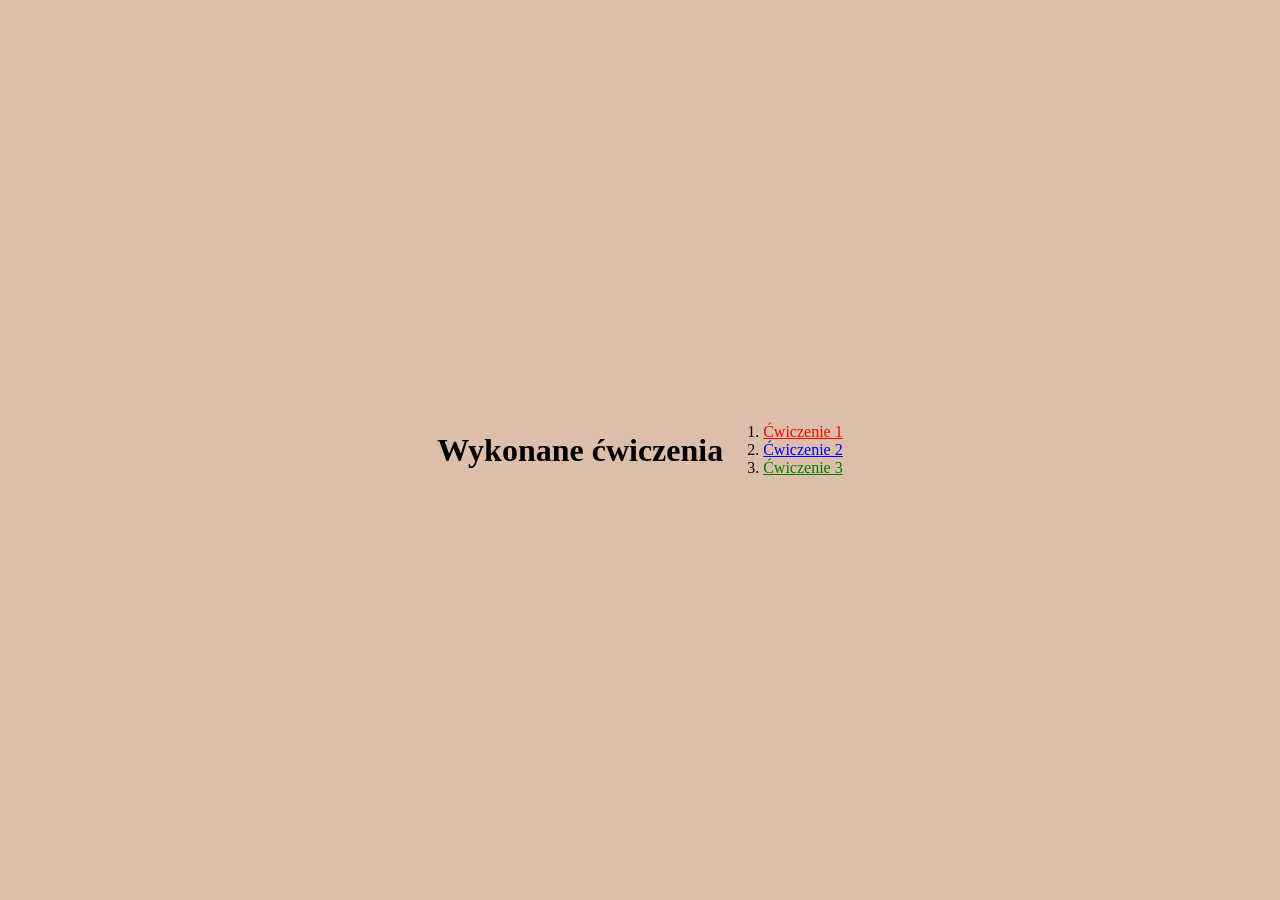
<file: lab_01/index.html>
<!DOCTYPE html>
<html lang="pl">
  <head>
    <meta charset="UTF-8" />
    <meta
      name="viewport"
      content="width=device-width, initial-scale=1.0"
    />
    <title>My Website</title>
    <link
      rel="stylesheet"
      href="./style.css"
    />
  </head>
  <body>
    <main class="main-container">
      <h1>Wykonane ćwiczenia</h1>
        <ol>
            <li><a href="ex1.html" style="color: red;">Ćwiczenie 1</a></li>
            <li><a href="ex2.html" style="color: blue;">Ćwiczenie 2</a></li>
            <li><a href="ex3.html" style="color: green;">Ćwiczenie 3</a></li>
        </ol>
    </main>
    <script src="index.js"></script>
  </body>
</html>
</file>
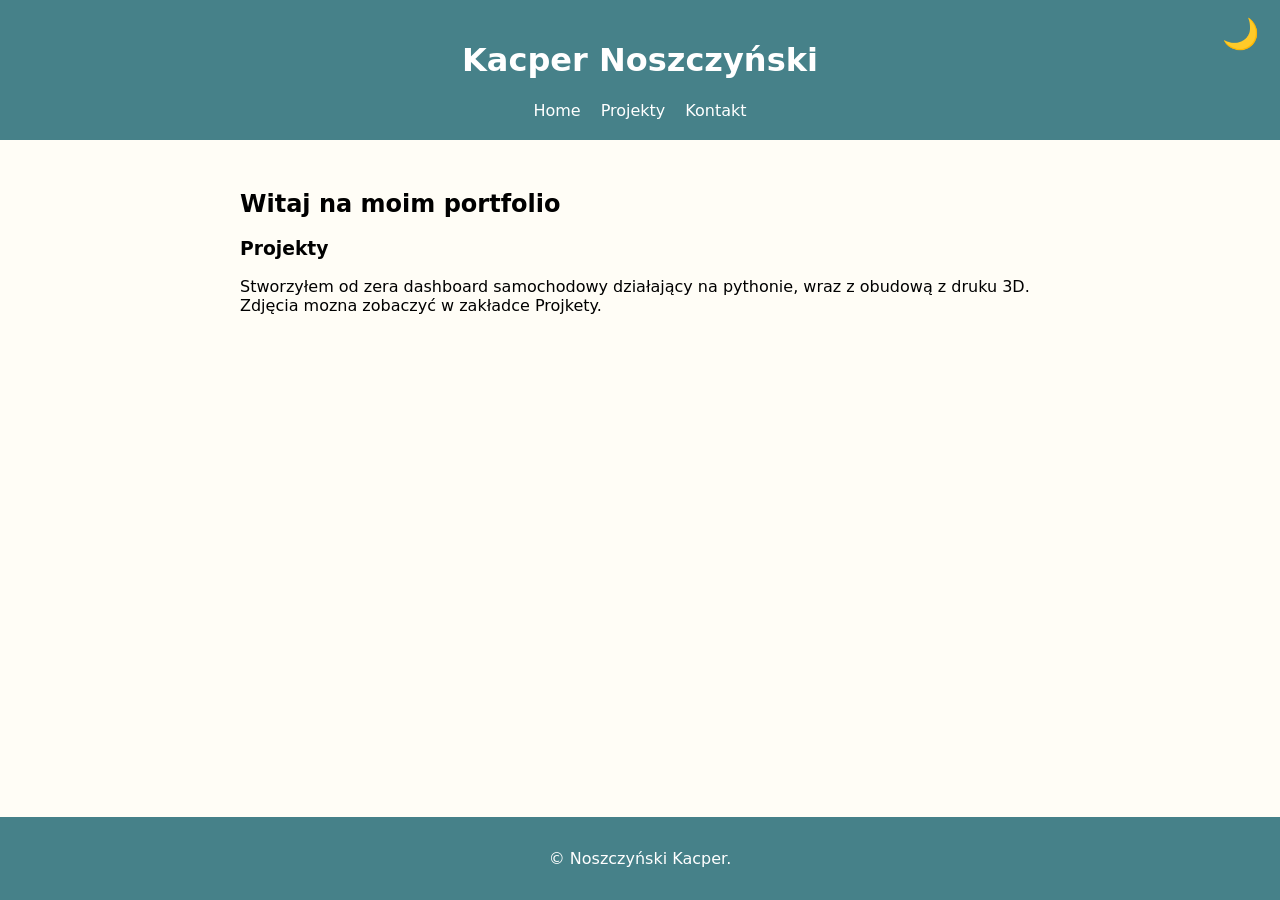
<file: mini-project/index.html>
<!DOCTYPE html>
<html lang="pl">
<head>
    <meta charset="UTF-8">
    <meta name="viewport" content="width=device-width, initial-scale=1.0">
    <title>Portfolio - Home</title>
    <link rel="stylesheet" href="style.css">
</head>
<body>
    <header>
        <h1>Kacper Noszczyński</h1>
        <button class="theme-toggle" id="theme-toggle">🌙</button>
        <nav>
            <ul>
                <li><a href="index.html">Home</a></li>
                <li><a href="galeria.html">Projekty</a></li>
                <li><a href="kontakt.html">Kontakt</a></li>
            </ul>
        </nav>
    </header>

    <main>
        <section>
            <h2>Witaj na moim portfolio</h2>
            <article>
                <h3>Projekty</h3>
                <p>Stworzyłem od zera dashboard samochodowy działający na pythonie, wraz z obudową z druku 3D. Zdjęcia mozna zobaczyć w zakładce Projkety.</p>
            </article>
        </section>
    </main>

    <footer>
        <p>&copy; Noszczyński Kacper.</p>
    </footer>
    <script src="index.js"></script>
</body>
</html>
</file>
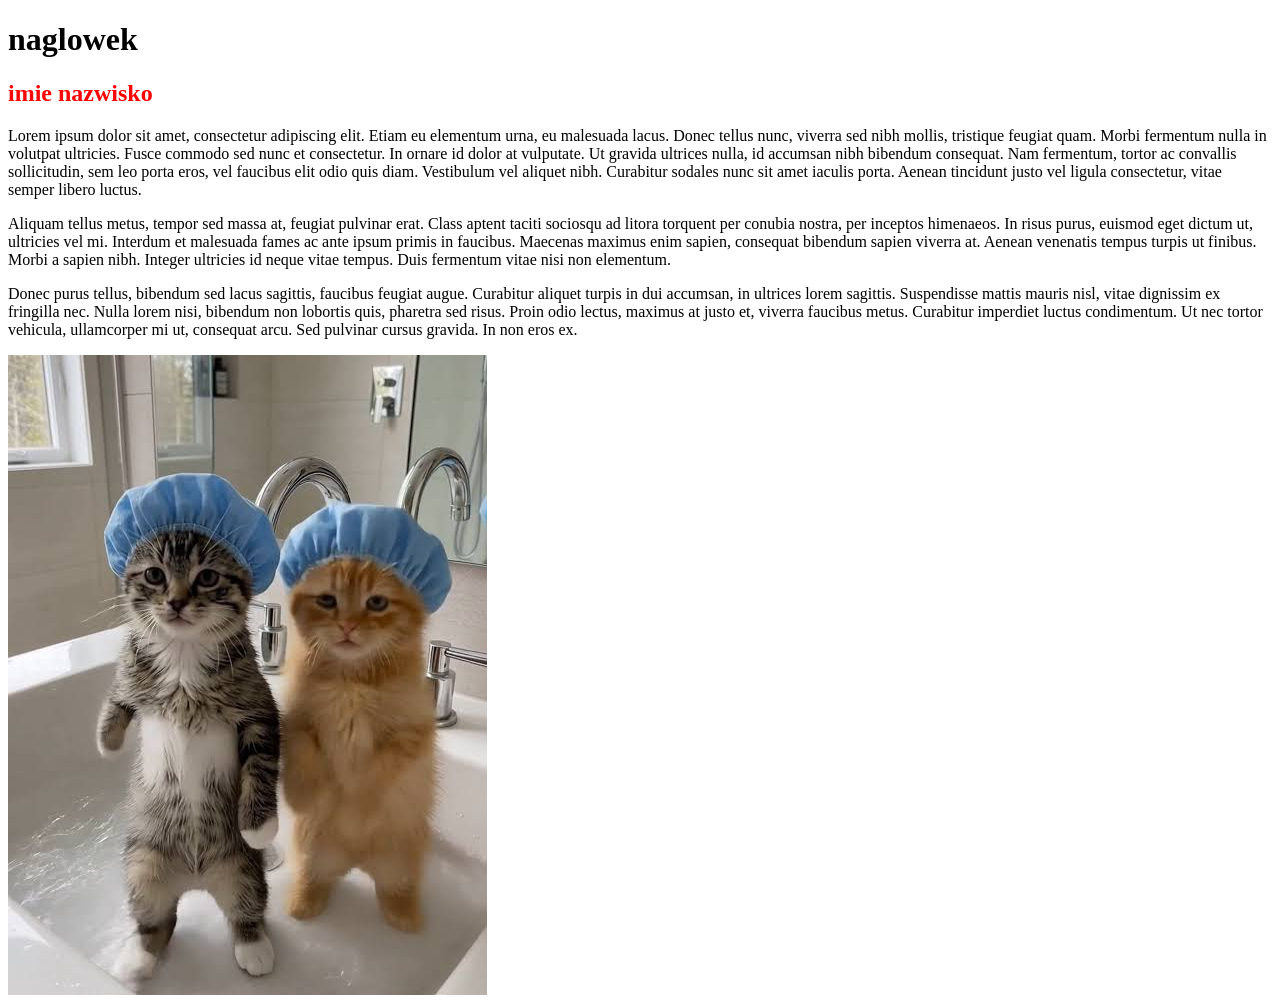
<file: lab_01/ex1.html>
<!DOCTYPE html>
<html lang="pl">
  <head>
    <title>cwiczenie 1</title>
  </head>
  <body>
    <main class="main-container">
      <h1>naglowek</h1>
        <h2 style="color: red;">imie nazwisko</h2>
          <p>
            Lorem ipsum dolor sit amet, consectetur adipiscing elit. Etiam eu elementum urna, eu malesuada lacus. Donec tellus nunc, viverra sed nibh mollis, tristique feugiat quam. Morbi fermentum nulla in volutpat ultricies. Fusce commodo sed nunc et consectetur. In ornare id dolor at vulputate. Ut gravida ultrices nulla, id accumsan nibh bibendum consequat. Nam fermentum, tortor ac convallis sollicitudin, sem leo porta eros, vel faucibus elit odio quis diam. Vestibulum vel aliquet nibh. Curabitur sodales nunc sit amet iaculis porta. Aenean tincidunt justo vel ligula consectetur, vitae semper libero luctus. 
          </p>

          <p>
            Aliquam tellus metus, tempor sed massa at, feugiat pulvinar erat. Class aptent taciti sociosqu ad litora torquent per conubia nostra, per inceptos himenaeos. In risus purus, euismod eget dictum ut, ultricies vel mi. Interdum et malesuada fames ac ante ipsum primis in faucibus. Maecenas maximus enim sapien, consequat bibendum sapien viverra at. Aenean venenatis tempus turpis ut finibus. Morbi a sapien nibh. Integer ultricies id neque vitae tempus. Duis fermentum vitae nisi non elementum.
          </p>

          <p>
            Donec purus tellus, bibendum sed lacus sagittis, faucibus feugiat augue. Curabitur aliquet turpis in dui accumsan, in ultrices lorem sagittis. Suspendisse mattis mauris nisl, vitae dignissim ex fringilla nec. Nulla lorem nisi, bibendum non lobortis quis, pharetra sed risus. Proin odio lectus, maximus at justo et, viverra faucibus metus. Curabitur imperdiet luctus condimentum. Ut nec tortor vehicula, ullamcorper mi ut, consequat arcu. Sed pulvinar cursus gravida. In non eros ex.
          </p>

      <img src="cats.png"/>
    </main>
    <script src="index.js"></script>
  </body>
</html>
</file>
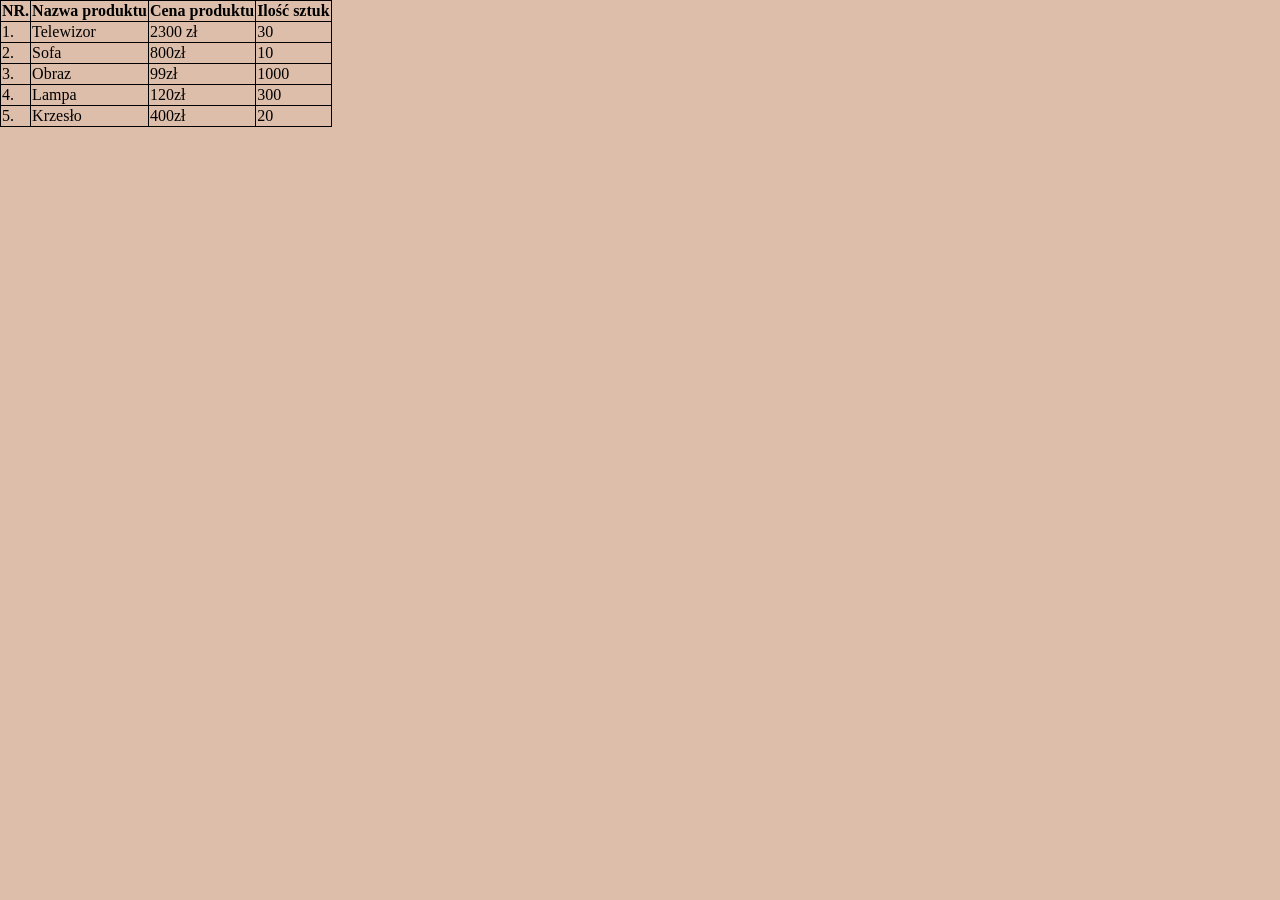
<file: lab_01/ex2.html>
<!DOCTYPE html>
<html lang="en">
<head>
    <meta charset="UTF-8">
    <meta name="viewport" content="width=device-width, initial-scale=1.0">
    <title>Document</title>
    <link rel="stylesheet" href="style.css">
</head>
<body>
    <table>
      <tr>
        <th>NR.</th>
        <th>Nazwa produktu</th>
        <th>Cena produktu</th>
        <th>Ilość sztuk</th>
      </tr>
      <tr>
        <td>1.</td>
        <td>Telewizor</td>
        <td>2300 zł</td>
        <td>30</td>
      </tr>
      <tr>
        <td>2.</td>
        <td>Sofa</td>
        <td>800zł</td>
        <td>10</td>
      </tr>
      <tr>
        <td>3.</td>
        <td>Obraz</td>
        <td>99zł</td>
        <td>1000</td>
      </tr>
      <tr>
        <td>4.</td>
        <td>Lampa</td>
        <td>120zł</td>
        <td>300</td>
      </tr>
      <tr>
        <td>5.</td>
        <td>Krzesło</td>
        <td>400zł</td>
        <td>20</td>
      </tr>
        
    </table> 
</body>
</html>
</file>
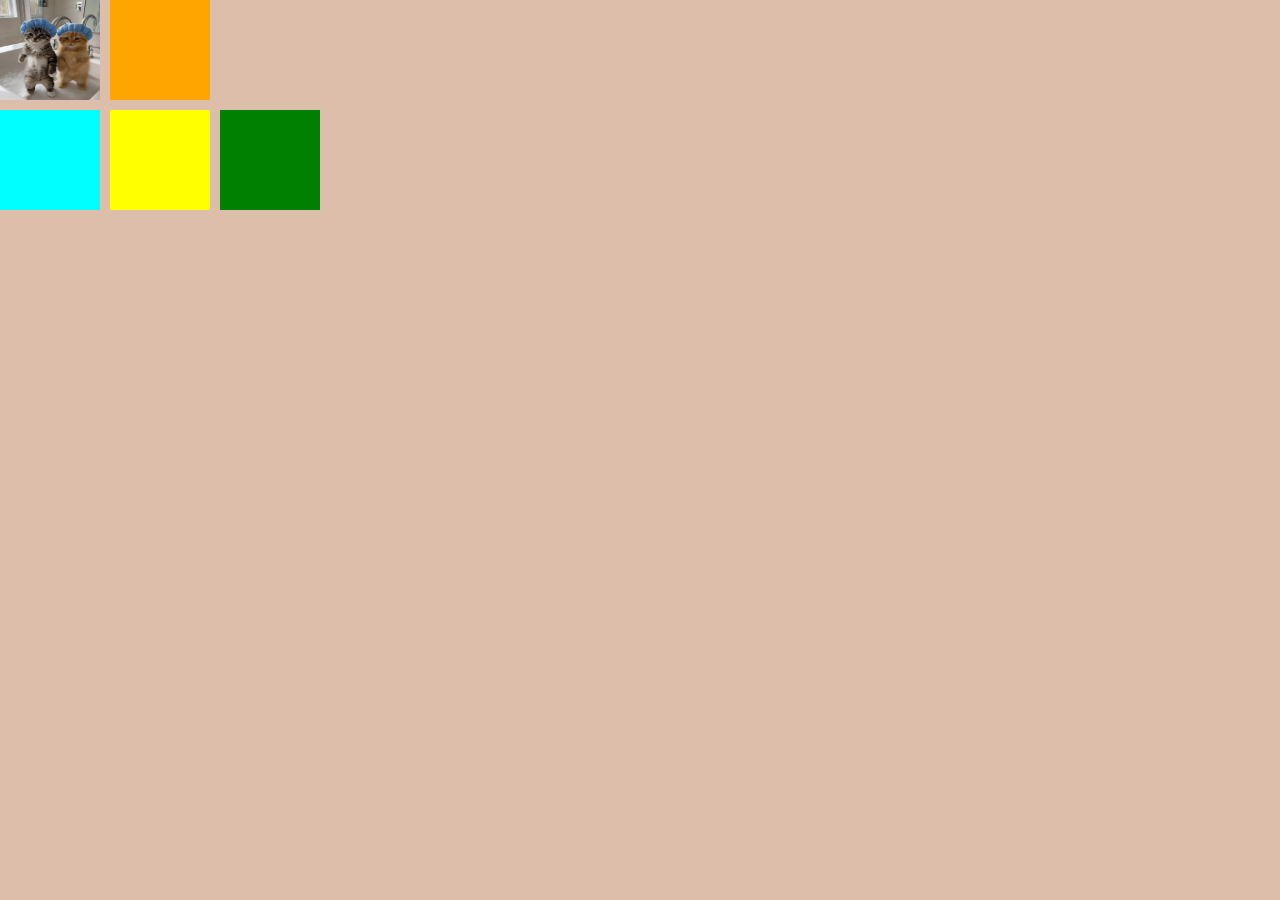
<file: lab_01/ex3.html>
<!DOCTYPE html>
<html lang="en">
<head>
    <meta charset="UTF-8">
    <meta name="viewport" content="width=device-width, initial-scale=1.0">
    <title>cwiczenie 3</title>
    <link rel="stylesheet" href="style.css">
</head>
<body>
    <div class="row">
        <div class="sq1">
            <img src="cats.png" class="sq1", style="width: 100px; height: 100px;">
        </div> 
        <div class="sq2"></div>
    </div>

    <div class="row">
        <div class="sq3"></div>
        <div class="sq4"></div>
        <div class="sq5"></div>
    </div>
</body>
</html>
</file>
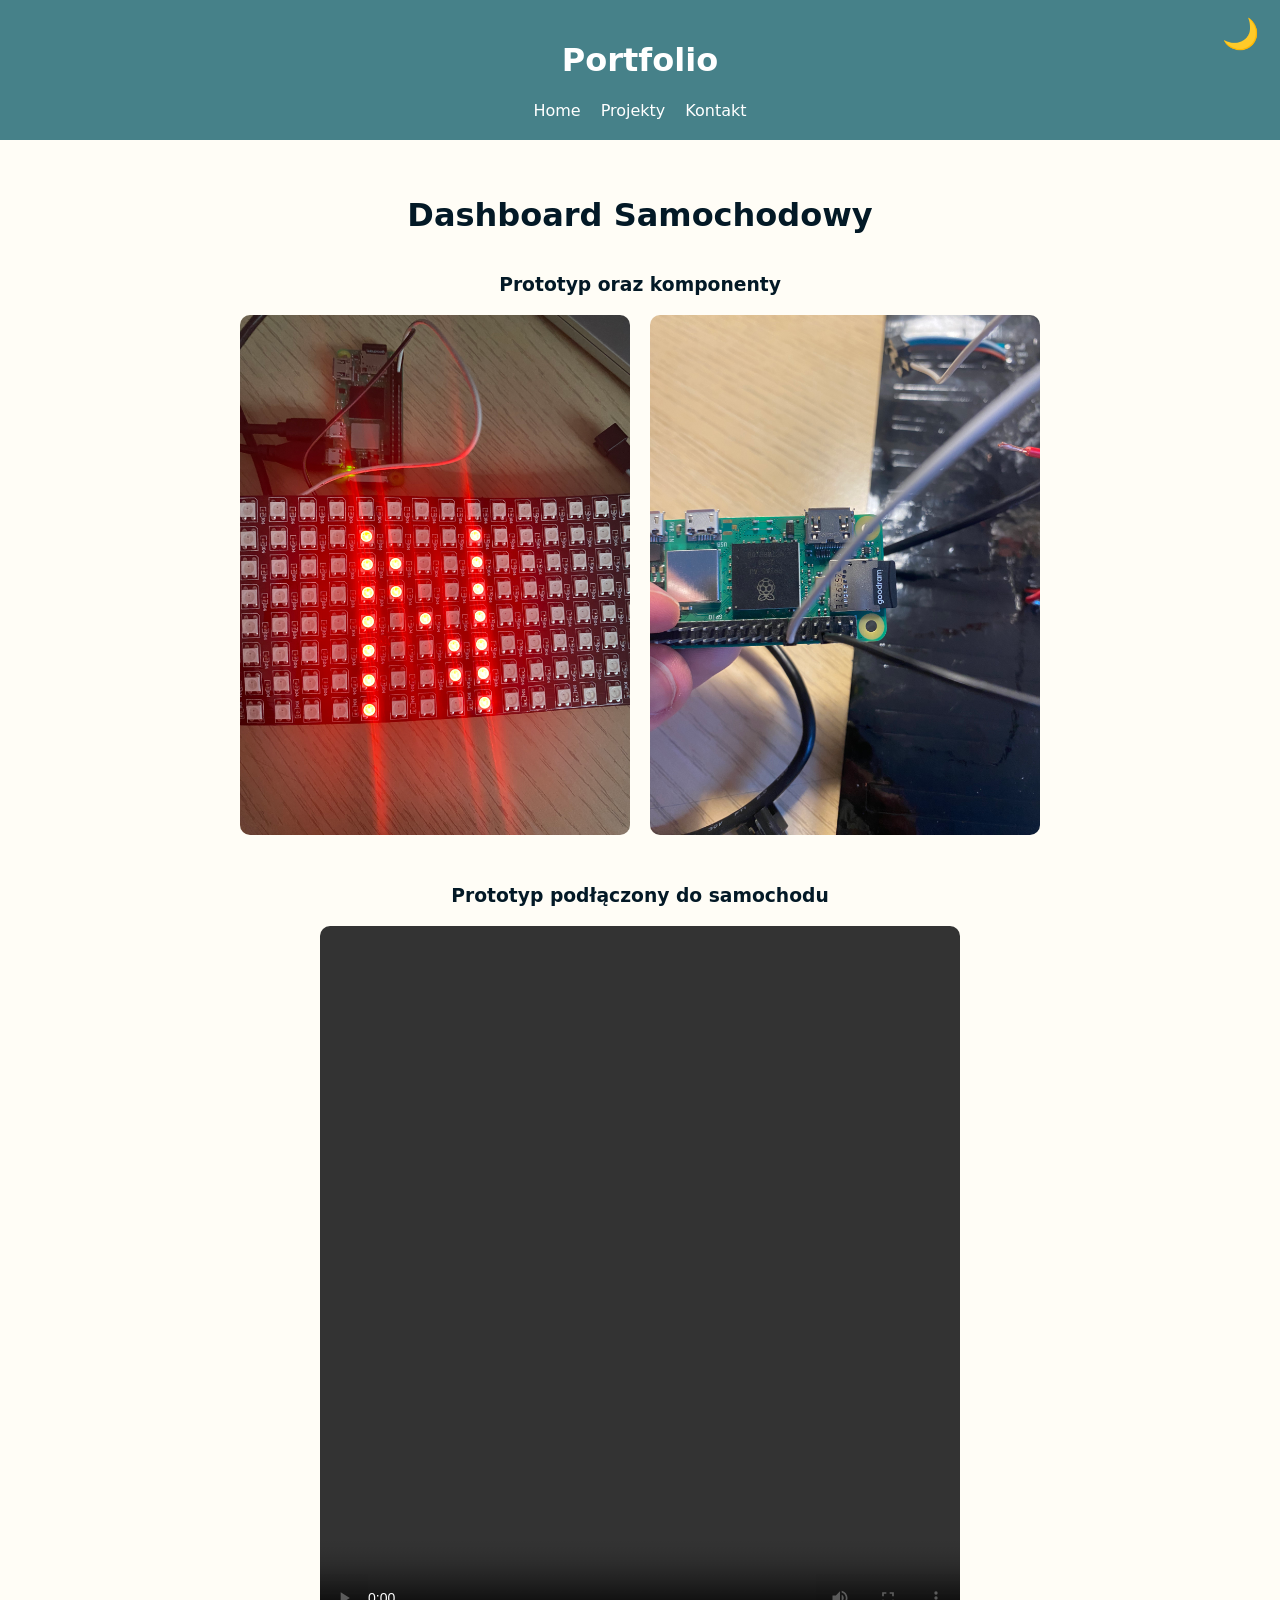
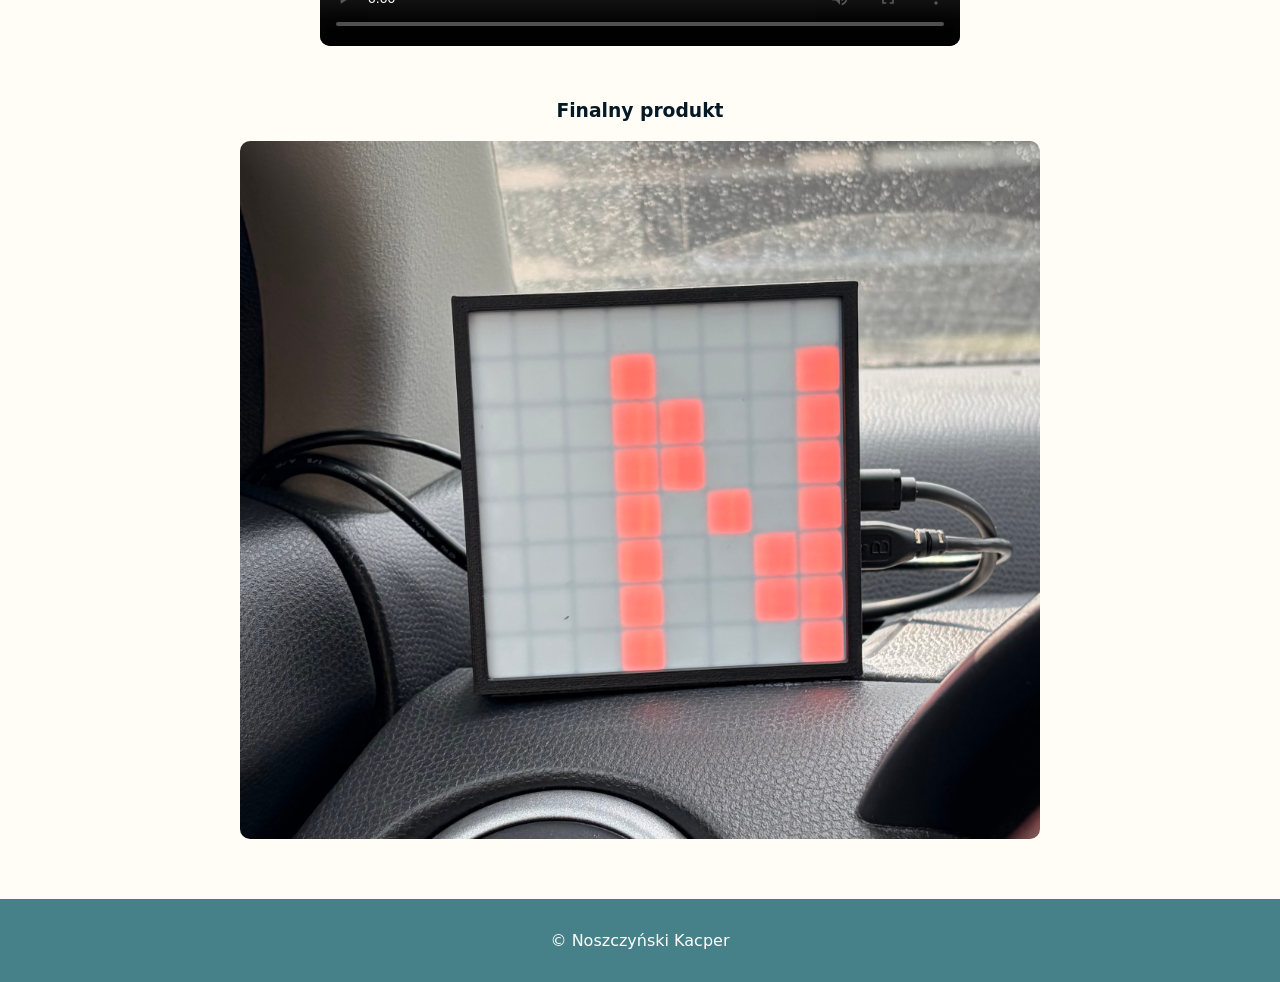
<file: mini-project/galeria.html>
<!DOCTYPE html>
<html lang="pl">
<head>
    <meta charset="UTF-8">
    <meta name="viewport" content="width=device-width, initial-scale=1.0">
    <title>Projekty i Galeria</title>
    <link rel="stylesheet" href="style.css">
</head>
<body>
    <header>
        <h1>Portfolio</h1>
        <button class="theme-toggle" id="theme-toggle">🌙</button>
        <nav>
            <ul>
                <li><a href="index.html">Home</a></li>
                <li><a href="galeria.html">Projekty</a></li>
                <li><a href="kontakt.html">Kontakt</a></li>
            </ul>
        </nav>
    </header>

    <main>
        <section>
            <h2 class="main-title">Dashboard Samochodowy </h2>
            <article class="project-stage">
                <h3 class="stage-title">Prototyp oraz komponenty</h3>

                <div class="gallery-grid">
                    <img src="assets/first_evaluations.jpg" alt="Prototypowy model do testowania oprogramowania">
                    <img src="assets/base.jpg" alt="Płyta główna Raspberry Pi stanowiąca serce układu">  
                </div>

                <div class="video-container">
                    <h3 class="stage-title">Prototyp podłączony do samochodu</h2>
                    <video width="640" height="360" controls>
                        <source src="assets/prototype.mp4" type="video/mp4">
                    </video>
                </div>
            </article>
            <article class="project-stage">
                <h3 class="stage-title">Finalny produkt</h3>
                <div class="final-product-container">
                    <img src="assets/final_product.jpg" alt="Finalny produkt zlozony w calosc">
                </div> 
            </article>
        </section>
    </main>

    <footer>
        <p>&copy; Noszczyński Kacper</p>
    </footer>
    <script src="index.js"></script>
</body>
</html>
</file>
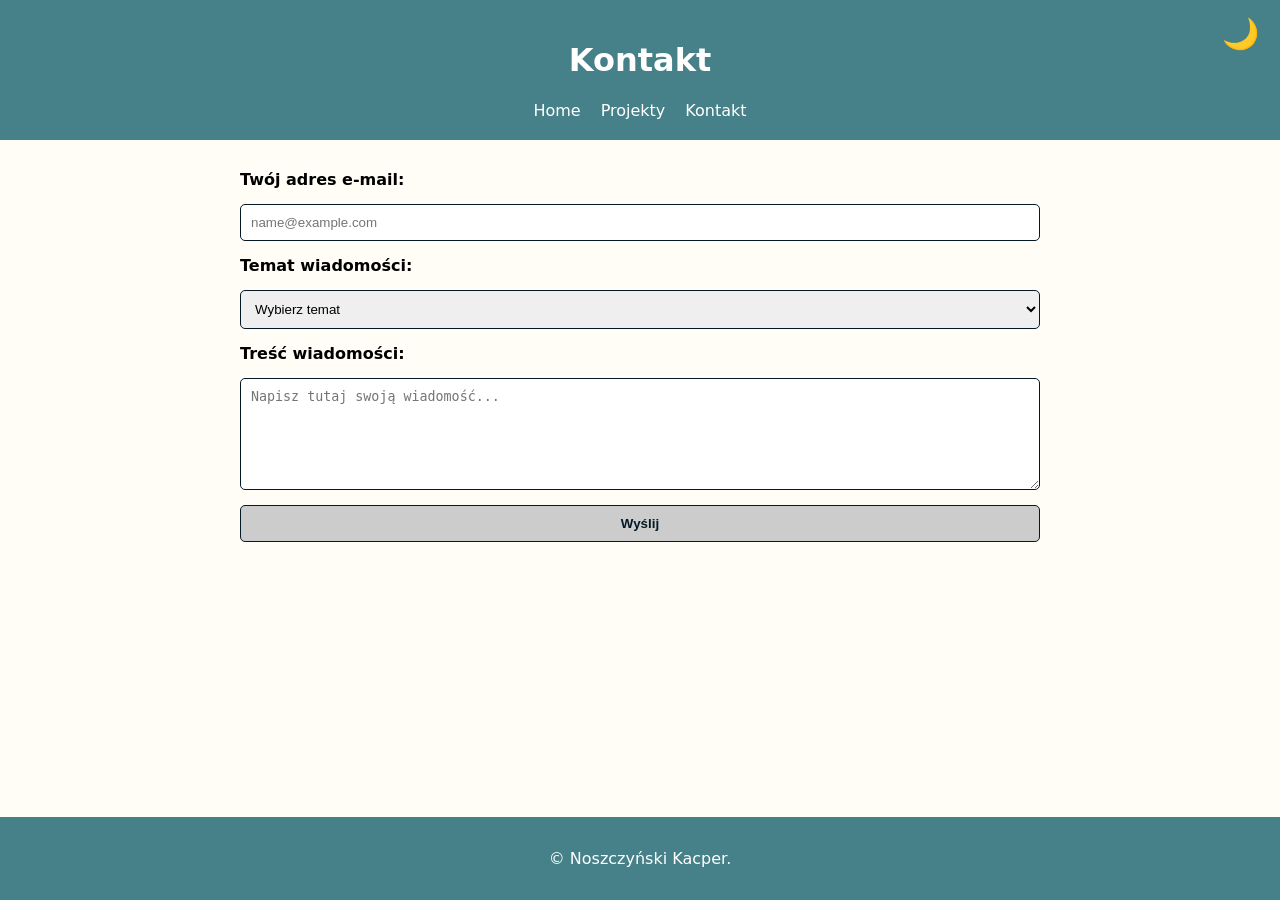
<file: mini-project/kontakt.html>
<!DOCTYPE html>
<html lang="pl">
<head>
    <meta charset="UTF-8">
    <meta name="viewport" content="width=device-width, initial-scale=1.0">
    <title>Moje Portfolio - Kontakt</title>
    <link rel="stylesheet" href="style.css">
</head>
<body>
    <header>
        <h1>Kontakt</h1>
        <button class="theme-toggle" id="theme-toggle">🌙</button>
        <nav>
            <ul>
                <li><a href="index.html">Home</a></li>
                <li><a href="galeria.html">Projekty</a></li>
                <li><a href="kontakt.html">Kontakt</a></li>
            </ul>
        </nav>
    </header>

    <main>
        <section>
            <form class="contact-form" action="#" method="POST">
                <label for="email">Twój adres e-mail:</label>
                <input type="email" id="email" name="email" required placeholder="name@example.com">

                <label for="subject">Temat wiadomości:</label>
                <select id="subject" name="subject" required>
                    <option value="">Wybierz temat</option>
                    <option value="wspolpraca">Propozycja współpracy</option>
                    <option value="zlecenie">Nowe zlecenie projektowe</option>
                    <option value="inne">Inne</option>
                </select>

                <label for="message">Treść wiadomości:</label>
                <textarea id="message" name="message" rows="6" required placeholder="Napisz tutaj swoją wiadomość..." minlength="10"></textarea>

                <button type="submit">Wyślij</button>
            </form>
        </section>
    </main>

    <footer>
        <p>&copy; Noszczyński Kacper.</p>
    </footer>
    <script src="index.js"></script>
</body>
</html>
</file>
<file: lab_01/style.css>
html {
      background-color: #DDBEAA;
      height: 100vh;
}

body {
      height: 100vh;
      margin: 0;
}

.main-container {
      height: 100%;
      display: flex;
      align-items: center;
      justify-content: center;
}

table, td, th {
  border: 1px solid black;
  border-collapse: collapse;
}

div {
      width: 100px;
      height: 100px;
}

.row {
      display: flex;
      flex-wrap: wrap;
      width: 400px;
      gap: 10px;
      margin-bottom: 10px;
}

.sq1 {
      background-color: red;
}
.sq2 {
      background-color: orange;
}
.sq3 {
      background-color: cyan;
}
.sq4 {
      background-color: yellow;
}
.sq5 {
      background-color: green;
}
</file>
<file: mini-project/style.css>
body {
    font-family: system-ui, sans-serif;
    margin: 0;
    padding: 0;
    background-color: #fffdf6;
    display: flex;
    flex-direction: column;
    min-height: 100vh;
}

header {
    background-color: #468189;
    color: white;
    padding: 20px;
    text-align: center;
    position: relative;
}

nav ul {
    list-style: none;
    padding: 0;
    margin: 0;
    display: flex;
    justify-content: center;
}

nav a {
    color: white;
    text-decoration: none;
    padding: 5px 10px;
}

nav a:hover {
    background-color: #9DBEBB;
    border-radius: 5px;
}

main {
    display: flex;
    justify-content: center;
    padding: 30px;
}

main section {
    max-width: 800px;
    width: 100%;
}

footer {
    background-color: #468189;
    color: white;
    text-align: center;
    padding: 1rem 0;
    margin-top: auto;
}

.theme-toggle {
    font-size: 30px;
    position: absolute;
    right: 15px;
    top: 15px;
    background-color: #468189;
    border: none;
    cursor: pointer;
}

.theme-toggle:active {
    right: 13px;
    top: 13px;
}

.main-title {
    text-align: center;
    font-size: 2em;
    margin-bottom: 40px;
    color: var(--primary-color, #031926);
}

.stage-title {
    text-align: center;
    margin-bottom: 20px;
    color: #031926;
}

.contact-form {
    display: flex;
    flex-direction: column;
    min-width: 300px;
    gap: 15px;
}

.contact-form label {
    font-weight: bold;
}

.contact-form input,
.contact-form select,
.contact-form textarea {
    padding: 10px;
    border: 1px solid #031926;
    border-radius: 5px;
}

.contact-form textarea {
    resize: vertical;
}

.contact-form button {
    color: #031926;
    background-color: rgb(204, 204, 204);
    border: 1px solid #031926;
    padding: 10px;
    cursor: pointer;
    font-weight: bold;
    border-radius: 5px;
}

.contact-form button:hover {
    background-color: #9DBEBB;
}

.contact-form button:active {
    background-color: #77ACA2;
}

.gallery-grid {
    display: flex;
    justify-content: center;
    flex-wrap: wrap;
    gap: 20px;
    margin-bottom: 50px;
    width: 100%;
}

.gallery-grid img {
    flex: 1 1 0;
    min-width: 0;
    height: auto;
    border-radius: 10px;
}

.final-product-container {
    display: flex;
    justify-content: center;
    margin-bottom: 30px;
    width: 100%;
}

.final-product-container img {
    width: 100%;
    max-width: 820px;
    height: auto;
    border-radius: 10px;
}

.video-container {
    text-align: center;
    margin-bottom: 50px;
}

.video-container video {
    max-width: 100%;
    height: 80vh;
    object-fit: cover;
    border-radius: 10px;
}

.video-container video:fullscreen {
    object-fit: contain;
    height: 100%;
}

/*dark mode */

body.dark-mode {
    background-color: #031926;
    color: #F4E9CD;
}

body.dark-mode header,
body.dark-mode footer {
    background-color: #072a3d;
    color: #F4E9CD;
}

body.dark-mode nav a {
    color: #F4E9CD;
}

body.dark-mode nav a:hover {
    background-color: #468189;
}

body.dark-mode main h2,
body.dark-mode main h3 {
    color: #77ACA2;
}

body.dark-mode main a {
    color: #9DBEBB;
}

body.dark-mode main a:hover {
    color: #F4E9CD;
}

body.dark-mode .theme-toggle {
    background-color: transparent;
}

body.dark-mode input,
body.dark-mode select,
body.dark-mode textarea {
    background-color: #072a3d;
    color: #F4E9CD;
    border: 1px solid #77ACA2;
}

body.dark-mode .contact-form button {
    background-color: #77ACA2;
    color: #031926;
    border: none;
}

body.dark-mode .contact-form button:hover {
    background-color: #9DBEBB;
}
</file>
